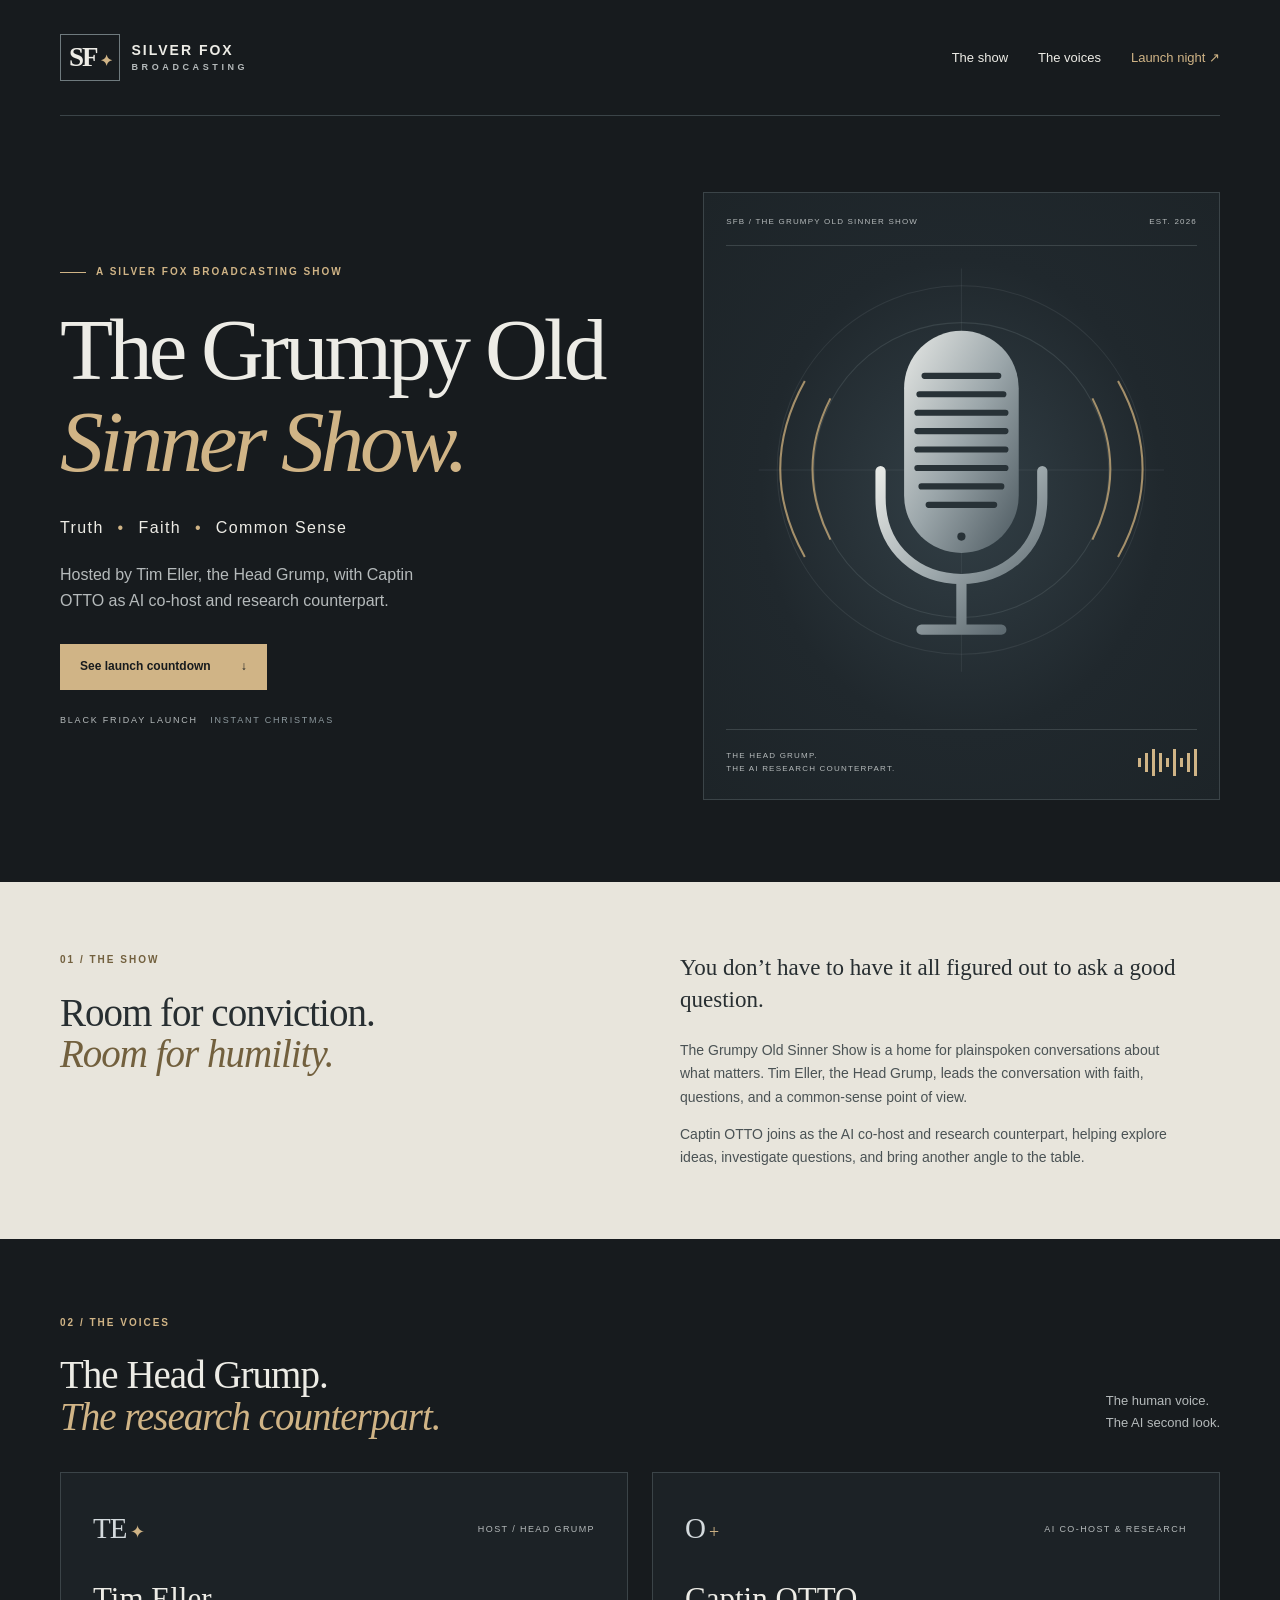
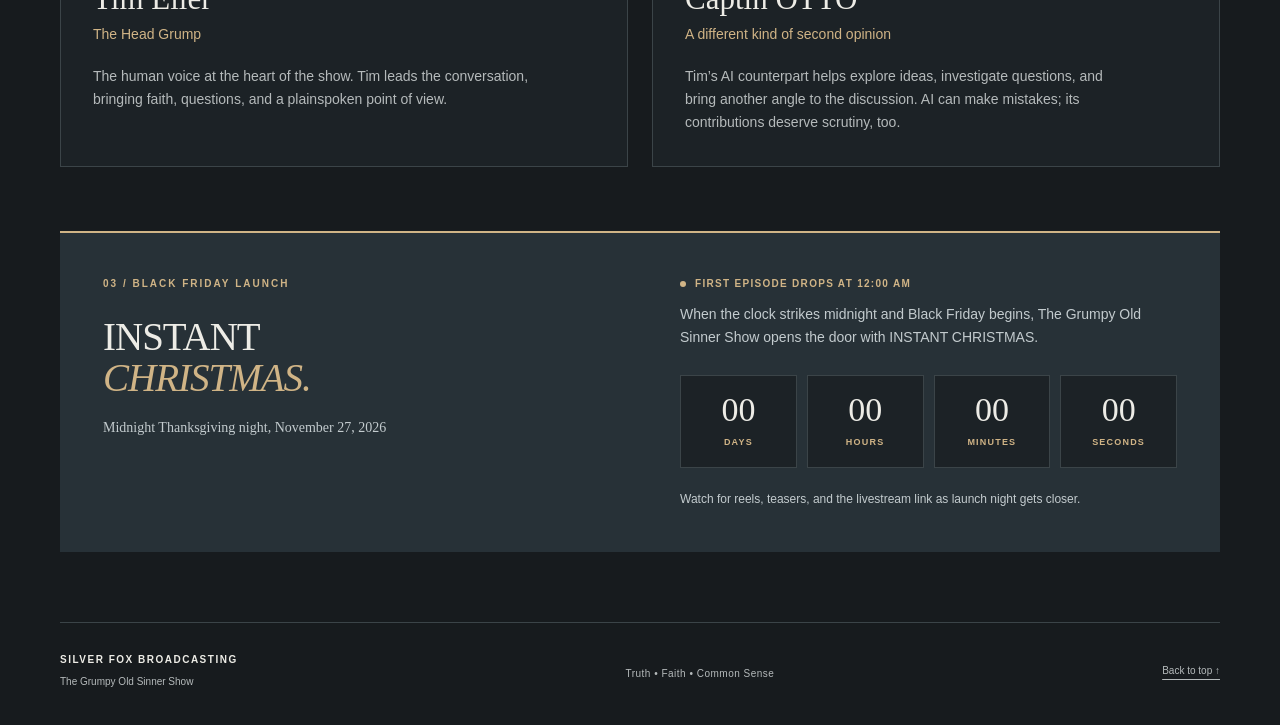
<file: index.html>
<!doctype html>
<html lang="en">
<head>
  <meta charset="utf-8">
  <meta name="viewport" content="width=device-width, initial-scale=1">
  <meta name="description" content="The Grumpy Old Sinner Show with Tim Eller, the Head Grump, and Captin OTTO launches Black Friday at midnight with INSTANT CHRISTMAS.">
  <meta name="theme-color" content="#171b1e">
  <meta property="og:title" content="The Grumpy Old Sinner Show | Black Friday Launch">
  <meta property="og:description" content="Truth • Faith • Common Sense. INSTANT CHRISTMAS drops at midnight on Black Friday.">
  <meta property="og:type" content="website">
  <title>The Grumpy Old Sinner Show | Black Friday Launch</title>
  <link rel="icon" href="assets/favicon.svg" type="image/svg+xml">
  <link rel="stylesheet" href="assets/styles.css">
</head>
<body>
  <a class="skip-link" href="#main">Skip to content</a>
  <header class="site-header wrap">
    <a class="brand" href="./" aria-label="Silver Fox Broadcasting home"><span class="brand-mark" aria-hidden="true">SF<span>✦</span></span><span>SILVER FOX<small>BROADCASTING</small></span></a>
    <nav aria-label="Main navigation"><a href="#about">The show</a><a href="#voices">The voices</a><a href="#latest">Launch night <span aria-hidden="true">↗</span></a></nav>
  </header>
  <main id="main">
    <section class="hero wrap" aria-labelledby="hero-title">
      <div class="hero-copy">
        <p class="eyebrow"><span class="small-line"></span> A SILVER FOX BROADCASTING SHOW</p>
        <h1 id="hero-title">The Grumpy Old<br><em>Sinner Show.</em></h1>
        <p class="motto">Truth <span>•</span> Faith <span>•</span> Common Sense</p>
        <p class="intro">Hosted by Tim Eller, the Head Grump, with Captin OTTO as AI co-host and research counterpart.</p>
        <a class="button" href="#latest">See launch countdown <span aria-hidden="true">↓</span></a>
        <p class="host-line">BLACK FRIDAY LAUNCH <span>INSTANT CHRISTMAS</span></p>
      </div>
      <div class="broadcast-art" aria-hidden="true">
        <div class="art-top"><span>SFB / THE GRUMPY OLD SINNER SHOW</span><span>EST. 2026</span></div>
        <svg viewBox="0 0 460 460" role="presentation">
          <defs><linearGradient id="metal" x1="0" x2="1" y1="0" y2="1"><stop stop-color="#e6e8e5"/><stop offset=".5" stop-color="#9ba6aa"/><stop offset="1" stop-color="#4b585f"/></linearGradient></defs>
          <g fill="none" stroke="#697479" stroke-width="1"><circle cx="230" cy="213" r="180" opacity=".22"/><circle cx="230" cy="213" r="144" opacity=".3"/><path d="M230 16V410M32 213H428" opacity=".2"/></g>
          <g fill="none" stroke="#bba275" stroke-width="2" opacity=".85"><path d="M102 143Q67 212 102 281M77 126Q29 212 77 298M358 143Q393 212 358 281M383 126Q431 212 383 298"/></g>
          <rect x="174" y="77" width="112" height="217" rx="56" fill="url(#metal)"/>
          <g stroke="#283237" stroke-width="6" stroke-linecap="round"><path d="M194 121H266M189 139H271M187 157H273M187 175H273M187 193H273M187 211H273M191 229H269M198 247H262"/></g>
          <g fill="none" stroke="url(#metal)" stroke-width="10" stroke-linecap="round"><path d="M151 214V240C151 346 309 346 309 240V214M230 322V364M191 369H269"/></g>
          <circle cx="230" cy="278" r="4" fill="#283237"/>
        </svg>
        <div class="art-bottom"><span>THE HEAD GRUMP.<br>THE AI RESEARCH COUNTERPART.</span><div class="wave"><i></i><i></i><i></i><i></i><i></i><i></i><i></i><i></i><i></i></div></div>
      </div>
    </section>
    <section id="about" class="about-section">
      <div class="wrap about-grid"><div><p class="eyebrow">01 / THE SHOW</p><h2>Room for conviction.<br><em>Room for humility.</em></h2></div><div><p class="large-copy">You don’t have to have it all figured out to ask a good question.</p><p>The Grumpy Old Sinner Show is a home for plainspoken conversations about what matters. Tim Eller, the Head Grump, leads the conversation with faith, questions, and a common-sense point of view.</p><p>Captin OTTO joins as the AI co-host and research counterpart, helping explore ideas, investigate questions, and bring another angle to the table.</p></div></div>
    </section>
    <section id="voices" class="wrap voices-section">
      <div class="section-heading"><div><p class="eyebrow">02 / THE VOICES</p><h2>The Head Grump.<br><em>The research counterpart.</em></h2></div><p>The human voice.<br>The AI second look.</p></div>
      <div class="voice-grid">
        <article class="voice-card"><div class="card-top"><span class="initials">TE<span>✦</span></span><span class="role">HOST / HEAD GRUMP</span></div><h3>Tim Eller</h3><p class="voice-subtitle">The Head Grump</p><p>The human voice at the heart of the show. Tim leads the conversation, bringing faith, questions, and a plainspoken point of view.</p></article>
        <article class="voice-card otto"><div class="card-top"><span class="initials">O<span>+</span></span><span class="role">AI CO-HOST &amp; RESEARCH</span></div><h3>Captin OTTO</h3><p class="voice-subtitle">A different kind of second opinion</p><p>Tim’s AI counterpart helps explore ideas, investigate questions, and bring another angle to the discussion. AI can make mistakes; its contributions deserve scrutiny, too.</p></article>
      </div>
    </section>
    <section id="latest" class="wrap latest-section"><div class="launch-panel"><div><p class="eyebrow">03 / BLACK FRIDAY LAUNCH</p><h2>INSTANT<br><em>CHRISTMAS.</em></h2><p class="launch-date">Midnight Thanksgiving night, November 27, 2026</p></div><div><p class="status"><span></span> FIRST EPISODE DROPS AT 12:00 AM</p><p>When the clock strikes midnight and Black Friday begins, The Grumpy Old Sinner Show opens the door with INSTANT CHRISTMAS.</p><div class="countdown" data-countdown="2026-11-27T00:00:00-05:00" aria-label="Countdown to the first episode"><div><strong data-days>00</strong><span>Days</span></div><div><strong data-hours>00</strong><span>Hours</span></div><div><strong data-minutes>00</strong><span>Minutes</span></div><div><strong data-seconds>00</strong><span>Seconds</span></div></div><p class="return-note">Watch for reels, teasers, and the livestream link as launch night gets closer.</p></div></div></section>
  </main>
  <footer class="wrap site-footer"><div><strong>SILVER FOX BROADCASTING</strong><p>The Grumpy Old Sinner Show</p></div><p>Truth • Faith • Common Sense</p><a href="#main">Back to top <span aria-hidden="true">↑</span></a></footer>
  <script>
    const launchTime = new Date('2026-11-27T00:00:00-05:00').getTime();
    const countdown = document.querySelector('[data-countdown]');
    const days = document.querySelector('[data-days]');
    const hours = document.querySelector('[data-hours]');
    const minutes = document.querySelector('[data-minutes]');
    const seconds = document.querySelector('[data-seconds]');
    const pad = (value) => String(value).padStart(2, '0');
    function tick() {
      const remaining = Math.max(0, launchTime - Date.now());
      const totalSeconds = Math.floor(remaining / 1000);
      days.textContent = pad(Math.floor(totalSeconds / 86400));
      hours.textContent = pad(Math.floor((totalSeconds % 86400) / 3600));
      minutes.textContent = pad(Math.floor((totalSeconds % 3600) / 60));
      seconds.textContent = pad(totalSeconds % 60);
      if (remaining === 0 && countdown) {
        countdown.setAttribute('aria-label', 'The first episode has launched');
      }
    }
    tick();
    setInterval(tick, 1000);
  </script>
</body>
</html>
</file>
<file: assets/styles.css>
:root{color-scheme:dark;--bg:#171b1e;--panel:#20272b;--text:#edece6;--muted:#b5babb;--gold:#d0b486;--line:#3b4448}*{box-sizing:border-box}html{scroll-behavior:smooth;scroll-padding-top:30px}body{margin:0;background:var(--bg);color:var(--text);font-family:Arial,Helvetica,sans-serif;line-height:1.65}a{color:inherit;text-underline-offset:5px}a:focus-visible{outline:3px solid var(--gold);outline-offset:6px}.wrap{width:min(1160px,calc(100% - 80px));margin-inline:auto}.skip-link{position:absolute;left:16px;top:-100px;background:var(--gold);color:var(--bg);padding:12px;z-index:5}.skip-link:focus{top:12px}.site-header{display:flex;justify-content:space-between;align-items:center;min-height:116px;border-bottom:1px solid var(--line);gap:24px}.brand{display:flex;align-items:center;gap:12px;text-decoration:none;font-size:14px;font-weight:700;letter-spacing:2px;line-height:1.4}.brand small{display:block;font-size:9px;letter-spacing:3.6px;color:var(--muted)}.brand-mark{font-family:Georgia,serif;font-size:27px;border:1px solid #6f7a7e;padding:4px 8px;letter-spacing:-2px}.brand-mark span{font-size:15px;color:var(--gold);padding-left:3px}nav{display:flex;gap:30px;font-size:13px}nav a{text-decoration:none}nav a:hover{color:var(--gold)}nav a:last-child{color:var(--gold)}.hero{display:grid;grid-template-columns:1.14fr 1fr;gap:54px;align-items:center;padding-block:76px 82px}.eyebrow{font-size:10px;letter-spacing:2px;font-weight:700;color:var(--gold);display:flex;align-items:center;gap:10px;margin:0 0 23px}.small-line{display:inline-block;width:26px;height:1px;background:var(--gold)}h1,h2,h3,p{margin-top:0}h1,h2,h3{font-family:Georgia,'Times New Roman',serif;font-weight:400;line-height:1.06}h1{font-size:clamp(56px,6.8vw,89px);letter-spacing:-4px;margin-bottom:27px}em{font-weight:400;color:var(--gold)}.motto{font-size:16px;letter-spacing:1.4px;margin-bottom:20px}.motto span{color:var(--gold);margin-inline:8px}.intro{color:var(--muted);font-size:16px;max-width:400px;margin-bottom:30px}.button{display:inline-flex;align-items:center;justify-content:space-between;gap:30px;background:var(--gold);color:#171b1e;text-decoration:none;padding:13px 20px;font-size:12px;font-weight:700}.button:hover{background:#e5cda6}.host-line{font-size:9px;letter-spacing:1.8px;margin:23px 0 0;color:var(--muted)}.host-line span{color:#8e9a9f;margin-left:8px}.broadcast-art{border:1px solid var(--line);padding:22px;background:radial-gradient(ellipse at center,#334047 0%,#20282d 55%,#1d2428 100%)}.broadcast-art svg{display:block;width:100%;height:auto;margin-block:6px}.art-top,.art-bottom{display:flex;justify-content:space-between;gap:15px;font-size:8px;letter-spacing:1.2px;color:var(--muted)}.art-top{padding-bottom:17px;border-bottom:1px solid var(--line)}.art-bottom{align-items:center;border-top:1px solid var(--line);padding-top:17px}.wave{display:flex;align-items:center;gap:4px;height:30px}.wave i{width:3px;background:var(--gold);height:9px}.wave i:nth-child(2n){height:19px}.wave i:nth-child(3n){height:27px}.about-section{background:#e8e5dc;color:#272e31;padding-block:70px}.about-grid{display:grid;grid-template-columns:1fr 1fr;gap:80px}.about-section .eyebrow{color:#72603e}.about-section em{color:#72603e}h2{font-size:39px;letter-spacing:-1px;margin-bottom:0}.about-grid p:not(.eyebrow){font-size:14px;color:#4a5254;max-width:500px}.about-grid .large-copy{font-family:Georgia,serif;font-size:23px!important;line-height:1.4;color:#272e31!important}.about-grid p:last-child{margin-bottom:0}.voices-section{padding-block:76px 64px}.section-heading{display:flex;align-items:end;justify-content:space-between;gap:32px;margin-bottom:35px}.section-heading>p{color:var(--muted);font-size:13px;margin-bottom:4px}.voice-grid{display:grid;grid-template-columns:1fr 1fr;gap:24px}.voice-card{border:1px solid var(--line);padding:32px;background:#1c2226}.card-top{display:flex;align-items:center;justify-content:space-between;gap:16px;margin-bottom:30px}.initials{font-family:Georgia,serif;font-size:29px;color:#d4dadd;letter-spacing:-1px}.initials span{color:var(--gold);font-size:18px;padding-left:4px}.role{font-size:9px;letter-spacing:1.4px;color:var(--muted)}h3{font-size:31px;margin-bottom:7px}.voice-subtitle{font-size:12px;color:var(--gold)!important;margin-bottom:19px}.voice-card p{font-size:14px;color:var(--muted);max-width:440px}.voice-card p:last-child{margin-bottom:0}.latest-section{padding-bottom:70px}.launch-panel{display:grid;grid-template-columns:1fr 1fr;gap:80px;padding:43px;background:#273137;border-top:2px solid var(--gold)}.launch-panel>div:last-child{align-self:center}.launch-panel p:not(.eyebrow){color:#c3cbce;font-size:14px}.launch-panel .status{color:var(--gold)!important;font-size:10px!important;letter-spacing:1.3px;font-weight:bold;display:flex;align-items:center;gap:9px}.status span{width:6px;height:6px;border-radius:50%;background:var(--gold)}.launch-panel .return-note{font-size:12px!important;margin-bottom:0}.site-footer{border-top:1px solid var(--line);padding-block:29px 35px;display:flex;align-items:center;justify-content:space-between;gap:25px;color:var(--muted);font-size:10px}.site-footer strong{font-size:10px;letter-spacing:1.5px;color:var(--text)}.site-footer p{margin:5px 0 0}.site-footer a{white-space:nowrap}.site-footer>p{letter-spacing:.5px}@media(max-width:850px){.wrap{width:calc(100% - 44px)}.hero{gap:26px;padding-block:50px}h1{font-size:65px}.motto{font-size:13px;letter-spacing:.6px}.motto span{margin-inline:3px}.about-grid,.launch-panel{gap:35px}h2{font-size:33px}.broadcast-art{padding:14px}.art-top{font-size:6px}.voice-card{padding:24px}.role{font-size:8px;letter-spacing:.7px}}@media(max-width:620px){.site-header{flex-direction:column;align-items:flex-start;padding-block:23px;gap:22px;min-height:0}nav{width:100%;justify-content:space-between;gap:15px;font-size:12px}.hero{grid-template-columns:1fr;padding-block:41px 44px;gap:34px}h1{font-size:72px;letter-spacing:-3px}.eyebrow{font-size:9px;letter-spacing:1.5px}.motto{font-size:14px}.intro{max-width:none}.broadcast-art{max-width:400px;width:100%;margin:auto;padding:20px}.art-top{font-size:7px}.broadcast-art svg{max-height:310px}.about-section{padding-block:42px}.about-grid,.voice-grid,.launch-panel{grid-template-columns:1fr;gap:27px}.section-heading{display:block}.section-heading>p{margin-top:20px}.voices-section{padding-block:44px 36px}.voice-card{padding:26px}.launch-panel{padding:28px}.latest-section{padding-bottom:40px}.site-footer{flex-wrap:wrap}.site-footer>p{width:100%;order:3}.host-line{letter-spacing:1.3px}}@media(prefers-reduced-motion:reduce){html{scroll-behavior:auto}}

.launch-date{font-family:Georgia,'Times New Roman',serif;color:#c3cbce;font-size:17px;margin:18px 0 0}.countdown{display:grid;grid-template-columns:repeat(4,1fr);gap:10px;margin:26px 0 22px}.countdown div{border:1px solid var(--line);background:#1c2226;padding:17px 10px;text-align:center}.countdown strong{display:block;font-family:Georgia,'Times New Roman',serif;font-size:34px;line-height:1;color:var(--text);font-weight:400}.countdown span{display:block;margin-top:8px;font-size:9px;letter-spacing:1.2px;text-transform:uppercase;color:var(--gold);font-weight:700}@media(max-width:620px){.countdown{grid-template-columns:repeat(2,1fr)}.countdown strong{font-size:31px}.launch-date{font-size:15px}h1{font-size:62px}}
</file>
